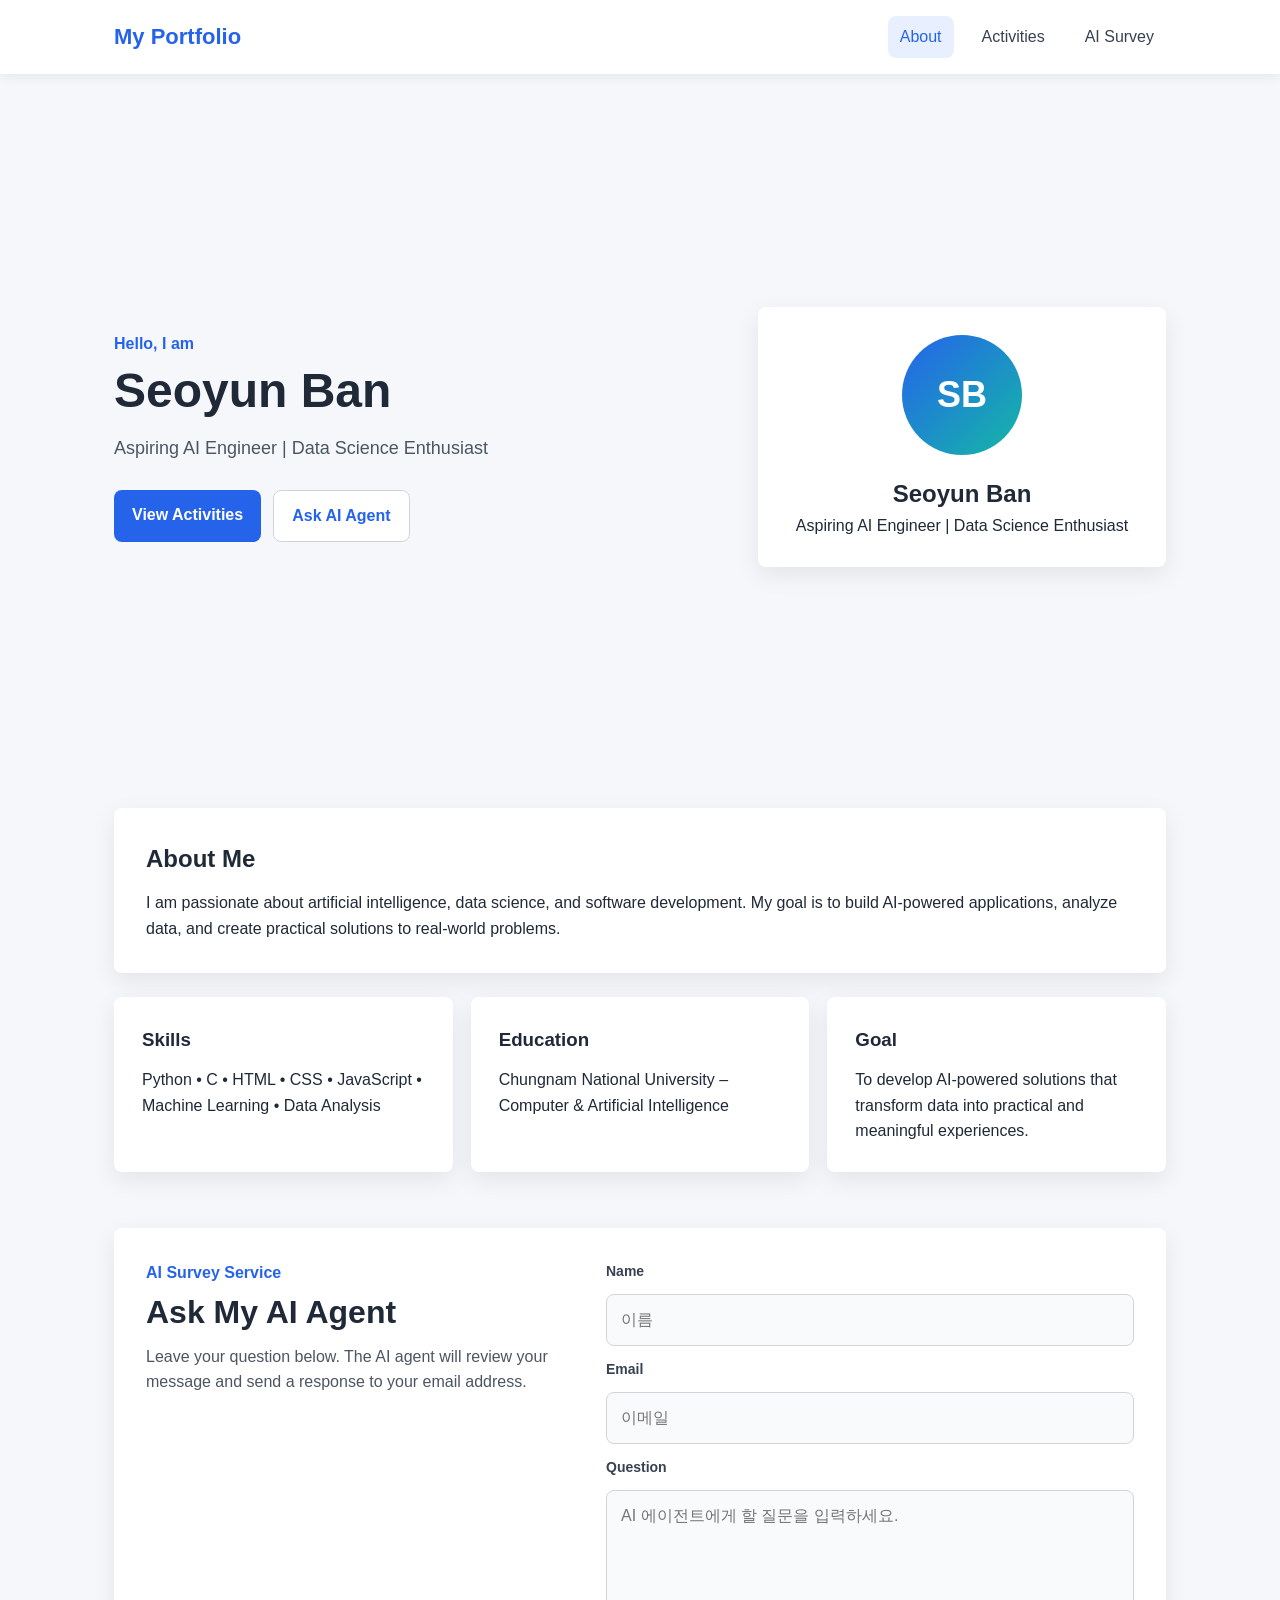
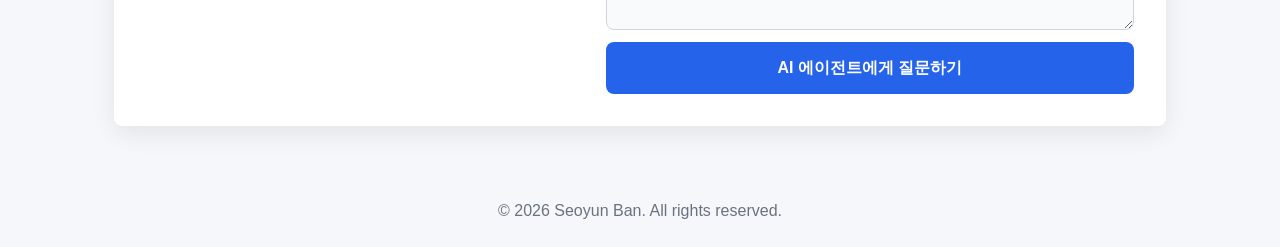
<file: index.html>
<!DOCTYPE html>
<html lang="en">
<head>
  <meta charset="UTF-8" />
  <meta name="viewport" content="width=device-width, initial-scale=1.0" />
  <title>My Portfolio</title>
  <link rel="stylesheet" href="style.css" />
</head>
<body>
  <header class="app-bar">
    <nav class="nav">
      <a href="index.html" class="logo">My Portfolio</a>

      <button class="menu-btn" id="menuBtn" aria-label="Open menu">&#9776;</button>

      <div class="nav-links" id="navLinks">
        <a href="index.html" class="active">About</a>
        <a href="activities.html">Activities</a>
        <a href="#ai-survey">AI Survey</a>
      </div>
    </nav>
  </header>

  <main>
    <section class="hero">
      <div class="hero-content">
        <p class="eyebrow">Hello, I am</p>
        <h1>Seoyun Ban</h1>
        <p class="subtitle">
          Aspiring AI Engineer | Data Science Enthusiast
        </p>

        <div class="hero-actions">
          <a href="activities.html" class="btn primary">View Activities</a>
          <a href="#ai-survey" class="btn secondary">Ask AI Agent</a>
        </div>
      </div>

      <div class="profile-card">
        <div class="avatar">SB</div>
        <h2>Seoyun Ban</h2>
        <p>Aspiring AI Engineer | Data Science Enthusiast</p>
      </div>
    </section>

    <section class="section">
      <h2>About Me</h2>
      <p>
        I am passionate about artificial intelligence, data science, and software development.
        My goal is to build AI-powered applications, analyze data, and create practical solutions
        to real-world problems.
      </p>
    </section>

    <section class="grid-section">
      <div class="info-card">
        <h3>Skills</h3>
        <p>Python • C • HTML • CSS • JavaScript • Machine Learning • Data Analysis</p>
      </div>

      <div class="info-card">
        <h3>Education</h3>
        <p>Chungnam National University – Computer & Artificial Intelligence</p>
      </div>

      <div class="info-card">
        <h3>Goal</h3>
        <p>
          To develop AI-powered solutions that transform data into practical and meaningful experiences.
        </p>
      </div>
    </section>

    <section class="ai-service-section" id="ai-survey">
      <div class="ai-service-copy">
        <p class="eyebrow">AI Survey Service</p>
        <h2>Ask My AI Agent</h2>
        <p>
          Leave your question below. The AI agent will review your message and
          send a response to your email address.
        </p>
      </div>

      <form class="contact-form" id="contactForm">
        <label for="visitorName">Name</label>
        <input type="text" id="visitorName" placeholder="이름" required>

        <label for="visitorEmail">Email</label>
        <input type="email" id="visitorEmail" placeholder="이메일" required>

        <label for="visitorMessage">Question</label>
        <textarea
          id="visitorMessage"
          placeholder="AI 에이전트에게 할 질문을 입력하세요."
          required
        ></textarea>

        <button type="submit">AI 에이전트에게 질문하기</button>
        <div id="responseMessage" class="response-message" aria-live="polite"></div>
      </form>
    </section>
  </main>

  <footer>
    <p>&copy; 2026 Seoyun Ban. All rights reserved.</p>
  </footer>

  <script src="script.js"></script>
</body>
</html>
</file>
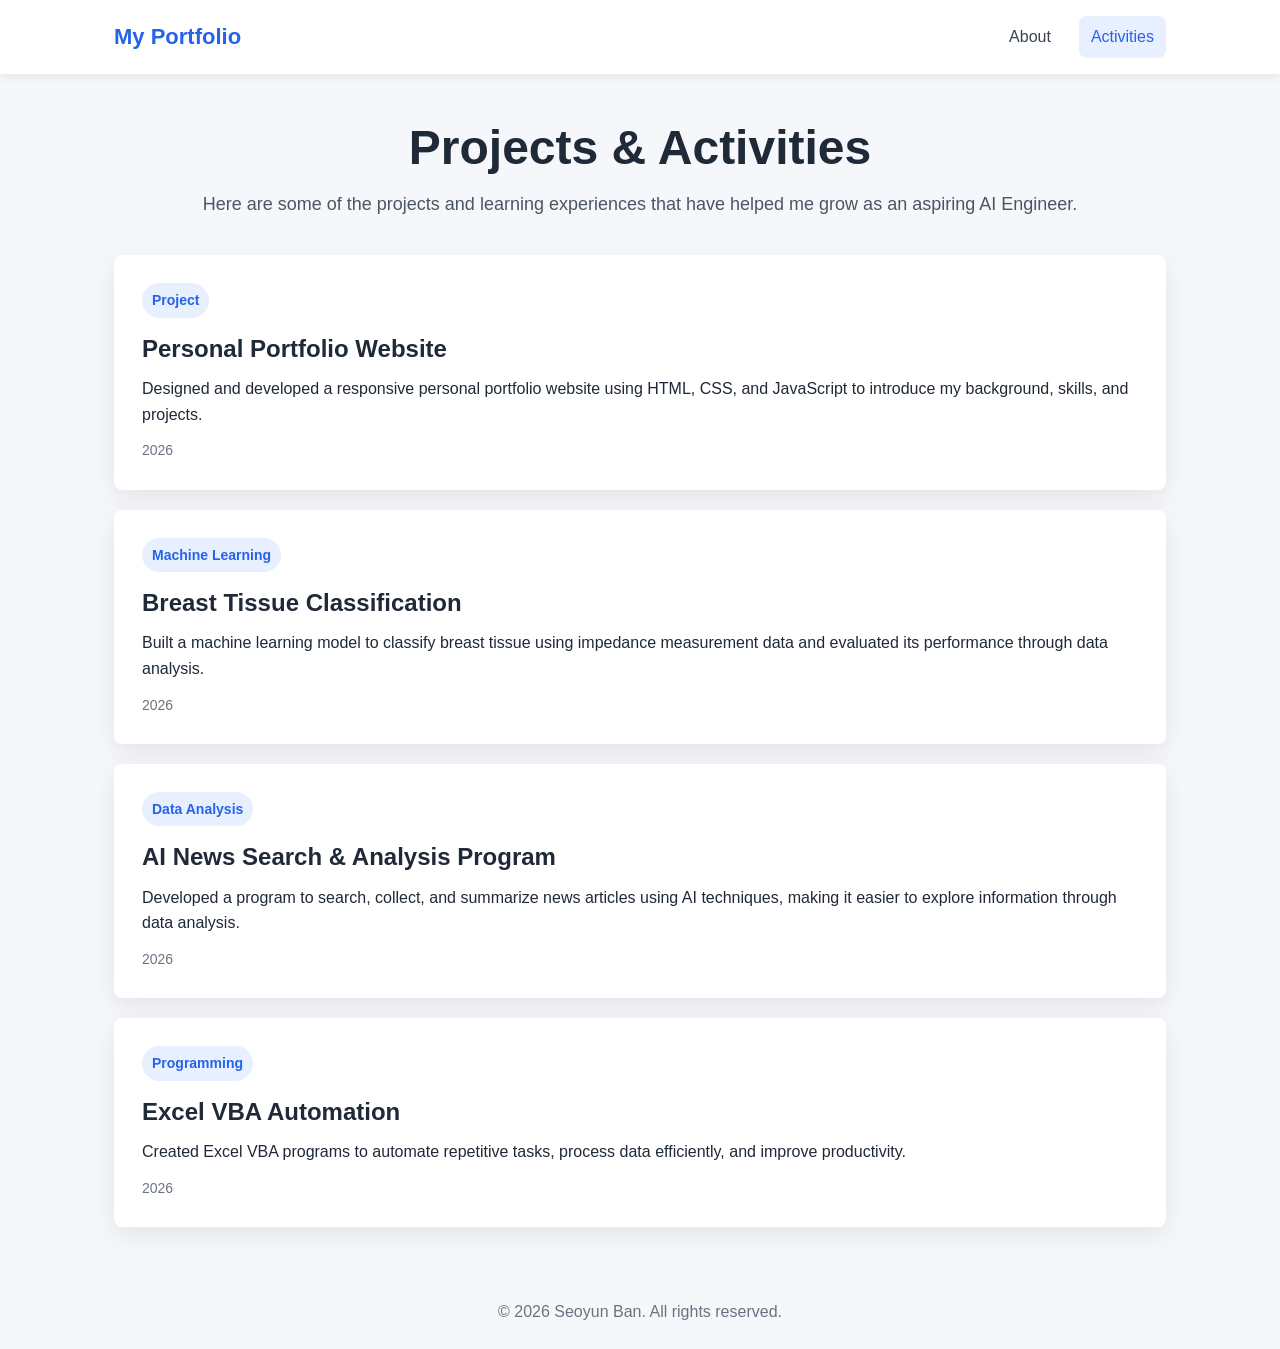
<file: activities.html>
<!DOCTYPE html>
<html lang="en">
<head>
  <meta charset="UTF-8" />
  <meta name="viewport" content="width=device-width, initial-scale=1.0" />
  <title>Activities - My Portfolio</title>
  <link rel="stylesheet" href="style.css" />
</head>
<body>
  <header class="app-bar">
    <nav class="nav">
      <a href="index.html" class="logo">My Portfolio</a>

      <button class="menu-btn" id="menuBtn" aria-label="Open menu">☰</button>

      <div class="nav-links" id="navLinks">
        <a href="index.html">About</a>
        <a href="activities.html" class="active">Activities</a>
      </div>
    </nav>
  </header>

  <main>
    <section class="page-header">
      <h1>Projects & Activities</h1>
      <p>
        Here are some of the projects and learning experiences that have helped
        me grow as an aspiring AI Engineer.
      </p>
    </section>

    <section class="activity-list">
      <article class="activity-card">
        <span class="chip">Project</span>
        <h2>Personal Portfolio Website</h2>
        <p>
          Designed and developed a responsive personal portfolio website using
          HTML, CSS, and JavaScript to introduce my background, skills, and
          projects.
        </p>
        <p class="date">2026</p>
      </article>

      <article class="activity-card">
        <span class="chip">Machine Learning</span>
        <h2>Breast Tissue Classification</h2>
        <p>
          Built a machine learning model to classify breast tissue using
          impedance measurement data and evaluated its performance through data
          analysis.
        </p>
        <p class="date">2026</p>
      </article>

      <article class="activity-card">
        <span class="chip">Data Analysis</span>
        <h2>AI News Search & Analysis Program</h2>
        <p>
          Developed a program to search, collect, and summarize news articles
          using AI techniques, making it easier to explore information through
          data analysis.
        </p>
        <p class="date">2026</p>
      </article>

      <article class="activity-card">
        <span class="chip">Programming</span>
        <h2>Excel VBA Automation</h2>
        <p>
          Created Excel VBA programs to automate repetitive tasks, process data
          efficiently, and improve productivity.
        </p>
        <p class="date">2026</p>
      </article>
    </section>
  </main>

  <footer>
    <p>© 2026 Seoyun Ban. All rights reserved.</p>
  </footer>

  <script src="script.js"></script>
</body>
</html>
</file>
<file: style.css>
* {
  box-sizing: border-box;
  margin: 0;
  padding: 0;
}

body {
  font-family: Arial, Helvetica, sans-serif;
  background: #f5f7fb;
  color: #1f2937;
  line-height: 1.6;
}

.app-bar {
  background: #ffffff;
  box-shadow: 0 2px 12px rgba(0, 0, 0, 0.08);
  position: sticky;
  top: 0;
  z-index: 10;
}

.nav {
  max-width: 1100px;
  margin: 0 auto;
  padding: 16px 24px;
  display: flex;
  justify-content: space-between;
  align-items: center;
}

.logo {
  font-size: 22px;
  font-weight: 700;
  color: #2563eb;
  text-decoration: none;
}

.nav-links {
  display: flex;
  gap: 16px;
}

.nav-links a {
  color: #374151;
  text-decoration: none;
  padding: 8px 12px;
  border-radius: 8px;
  transition: 0.2s;
}

.nav-links a:hover,
.nav-links a.active {
  background: #e8f0ff;
  color: #2563eb;
}

.menu-btn {
  display: none;
  border: none;
  background: #2563eb;
  color: #ffffff;
  font-size: 22px;
  padding: 6px 12px;
  border-radius: 8px;
  cursor: pointer;
}

main {
  max-width: 1100px;
  margin: 0 auto;
  padding: 48px 24px;
}

.hero {
  display: grid;
  grid-template-columns: 1.5fr 1fr;
  gap: 32px;
  align-items: center;
  min-height: 70vh;
}

.eyebrow {
  color: #2563eb;
  font-weight: 700;
  margin-bottom: 8px;
}

h1 {
  font-size: 48px;
  line-height: 1.1;
  margin-bottom: 16px;
}

.subtitle {
  font-size: 18px;
  color: #4b5563;
  max-width: 620px;
}

.hero-actions {
  margin-top: 28px;
  display: flex;
  gap: 12px;
  flex-wrap: wrap;
}

.btn {
  display: inline-block;
  padding: 12px 18px;
  border-radius: 8px;
  text-decoration: none;
  font-weight: 700;
  transition: 0.2s;
}

.btn.primary {
  background: #2563eb;
  color: #ffffff;
}

.btn.primary:hover {
  background: #1d4ed8;
}

.btn.secondary {
  background: #ffffff;
  color: #2563eb;
  border: 1px solid #d1d5db;
}

.profile-card,
.info-card,
.activity-card,
.section {
  background: #ffffff;
  border-radius: 8px;
  box-shadow: 0 8px 24px rgba(0, 0, 0, 0.08);
}

.profile-card,
.info-card,
.activity-card {
  padding: 28px;
}

.profile-card {
  text-align: center;
}

.avatar {
  width: 120px;
  height: 120px;
  margin: 0 auto 20px;
  border-radius: 50%;
  background: linear-gradient(135deg, #2563eb, #14b8a6);
  color: #ffffff;
  display: grid;
  place-items: center;
  font-size: 36px;
  font-weight: 700;
}

.section {
  margin-top: 56px;
  padding: 32px;
}

.section h2,
.grid-section h3 {
  margin-bottom: 12px;
}

.grid-section {
  margin-top: 24px;
  display: grid;
  grid-template-columns: repeat(3, 1fr);
  gap: 18px;
}

.ai-service-section {
  margin-top: 56px;
  display: grid;
  grid-template-columns: 0.9fr 1.1fr;
  gap: 28px;
  align-items: start;
  background: #ffffff;
  border-radius: 8px;
  padding: 32px;
  box-shadow: 0 8px 24px rgba(0, 0, 0, 0.08);
}

.ai-service-copy h2 {
  font-size: 32px;
  line-height: 1.2;
  margin-bottom: 12px;
}

.ai-service-copy p:last-child {
  color: #4b5563;
}

.contact-form {
  display: grid;
  gap: 12px;
}

.contact-form label {
  font-size: 14px;
  font-weight: 700;
  color: #374151;
}

.contact-form input,
.contact-form textarea {
  width: 100%;
  border: 1px solid #d1d5db;
  border-radius: 8px;
  padding: 12px 14px;
  font: inherit;
  color: #1f2937;
  background: #f9fafb;
  transition: border-color 0.2s, box-shadow 0.2s, background 0.2s;
}

.contact-form textarea {
  min-height: 140px;
  resize: vertical;
}

.contact-form input:focus,
.contact-form textarea:focus {
  outline: none;
  border-color: #2563eb;
  background: #ffffff;
  box-shadow: 0 0 0 4px rgba(37, 99, 235, 0.12);
}

.contact-form button {
  border: none;
  border-radius: 8px;
  padding: 13px 18px;
  background: #2563eb;
  color: #ffffff;
  font: inherit;
  font-weight: 700;
  cursor: pointer;
  transition: background 0.2s, transform 0.2s;
}

.contact-form button:hover {
  background: #1d4ed8;
  transform: translateY(-1px);
}

.response-message {
  display: none;
  margin-top: 4px;
  font-weight: 700;
}

.page-header {
  text-align: center;
  margin-bottom: 36px;
}

.page-header p {
  color: #4b5563;
  font-size: 18px;
}

.activity-list {
  display: grid;
  gap: 20px;
}

.activity-card {
  transition: 0.2s;
}

.activity-card:hover {
  transform: translateY(-4px);
}

.activity-card h2 {
  margin: 12px 0 8px;
}

.chip {
  display: inline-block;
  background: #e8f0ff;
  color: #2563eb;
  padding: 6px 10px;
  border-radius: 999px;
  font-size: 14px;
  font-weight: 700;
}

.date {
  margin-top: 12px;
  color: #6b7280;
  font-size: 14px;
}

footer {
  text-align: center;
  padding: 24px;
  color: #6b7280;
}

@media (max-width: 768px) {
  .menu-btn {
    display: block;
  }

  .nav-links {
    display: none;
    position: absolute;
    top: 68px;
    right: 24px;
    left: 24px;
    background: #ffffff;
    padding: 16px;
    border-radius: 8px;
    box-shadow: 0 8px 24px rgba(0, 0, 0, 0.12);
    flex-direction: column;
  }

  .nav-links.show {
    display: flex;
  }

  .hero {
    grid-template-columns: 1fr;
    min-height: auto;
  }

  h1 {
    font-size: 36px;
  }

  .grid-section {
    grid-template-columns: 1fr;
  }

  .ai-service-section {
    grid-template-columns: 1fr;
    padding: 24px;
  }
}
</file>
